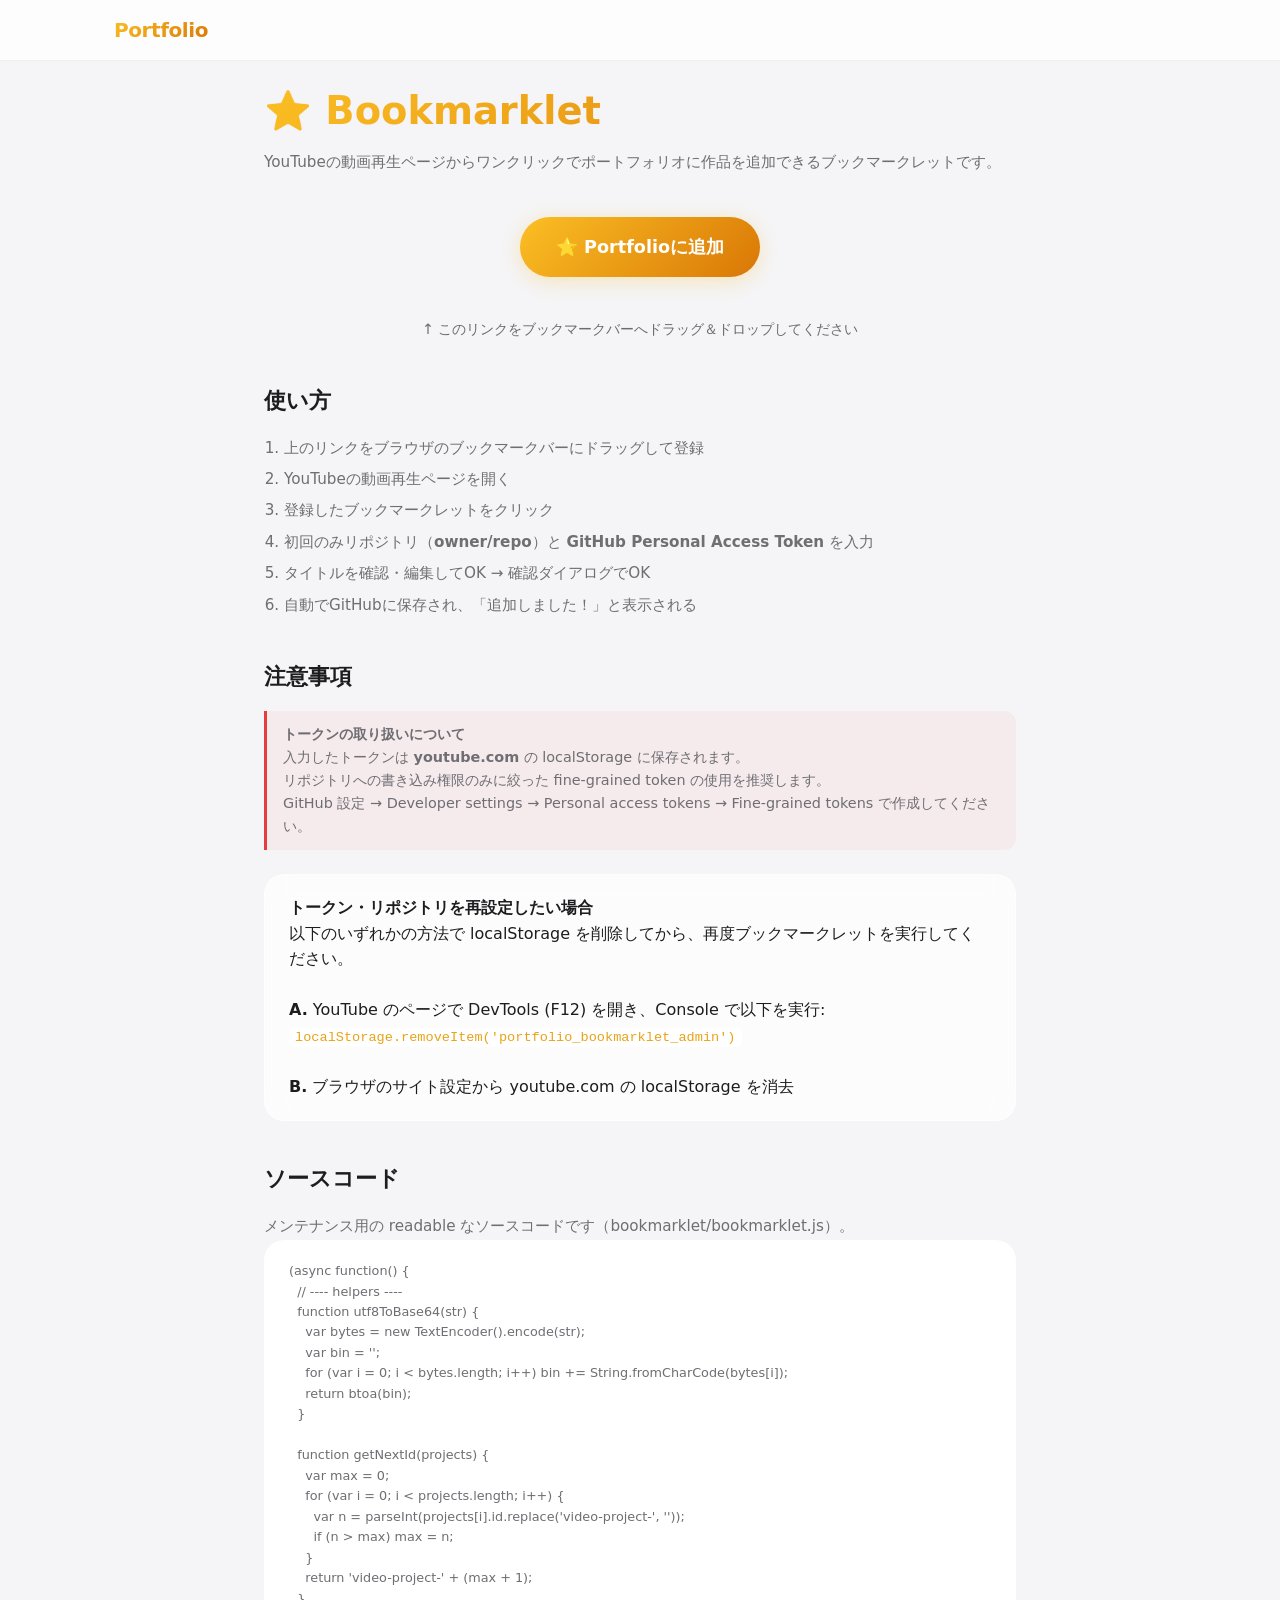
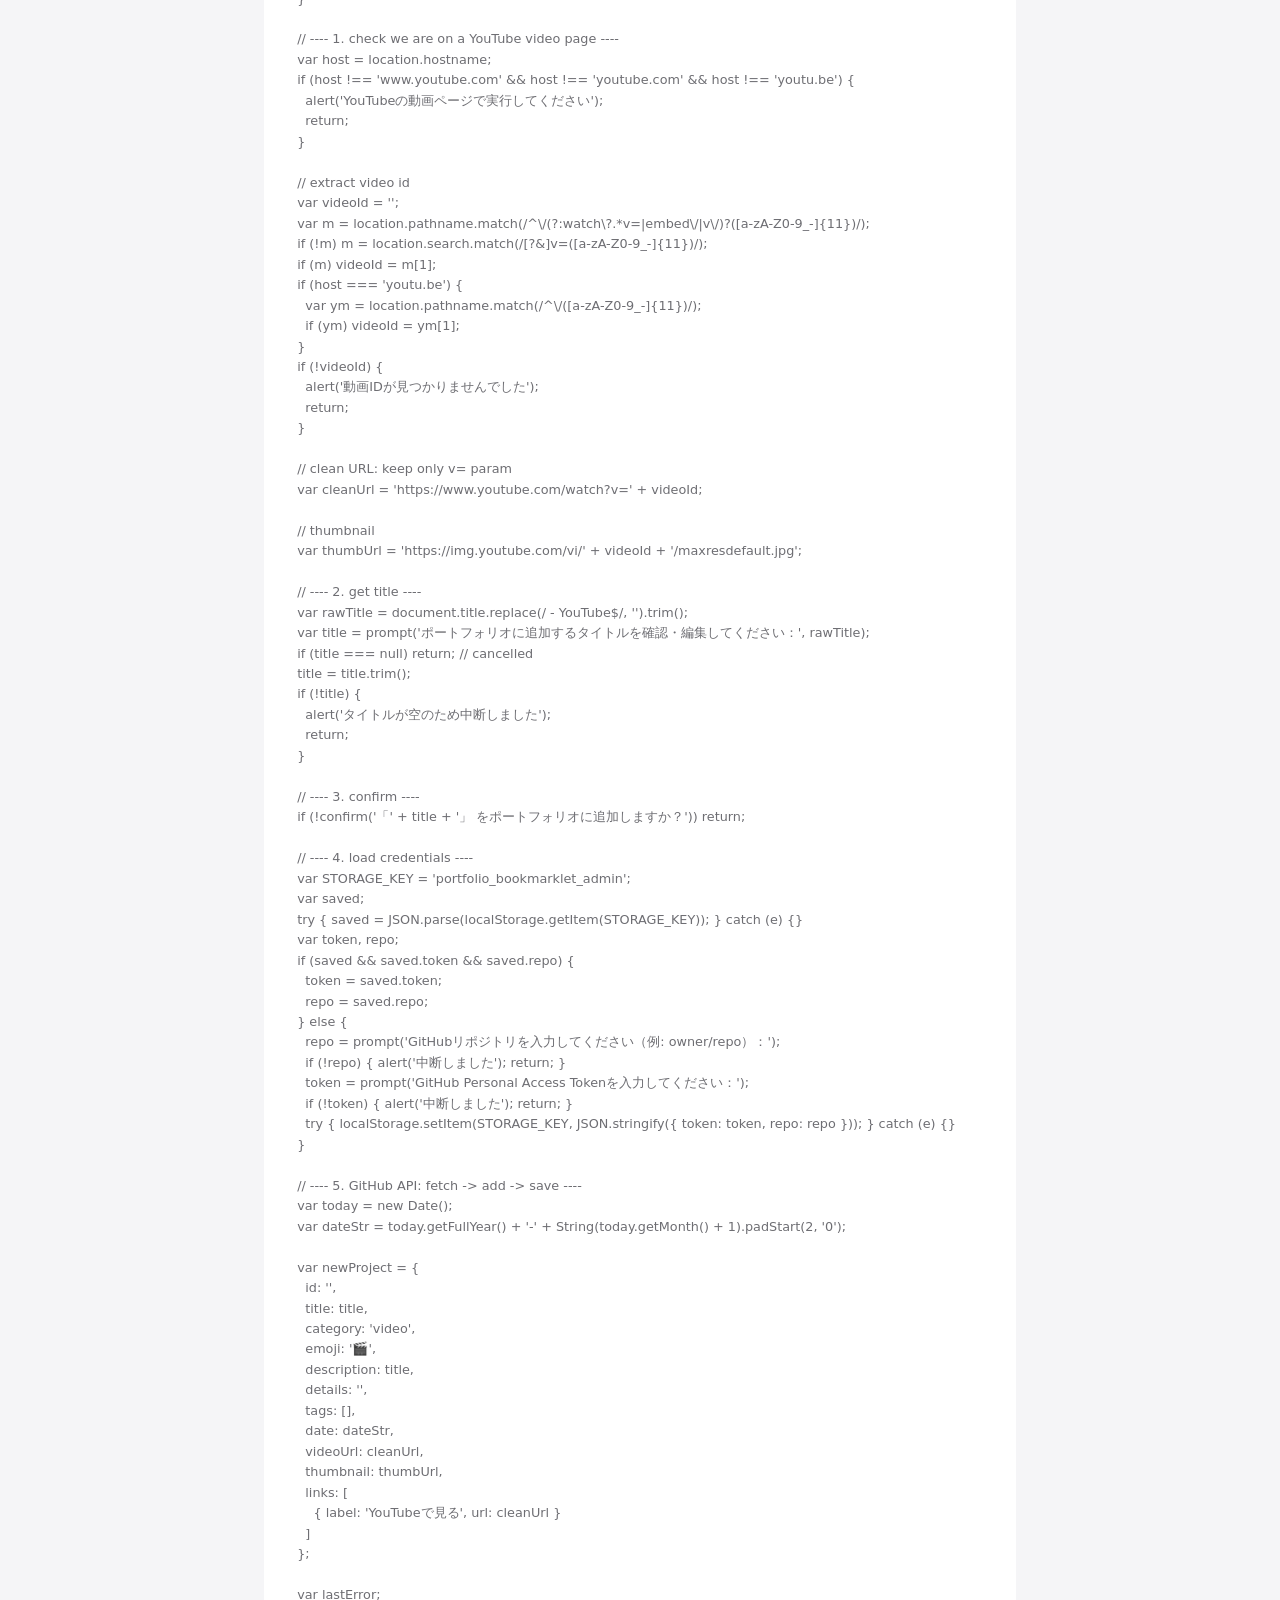
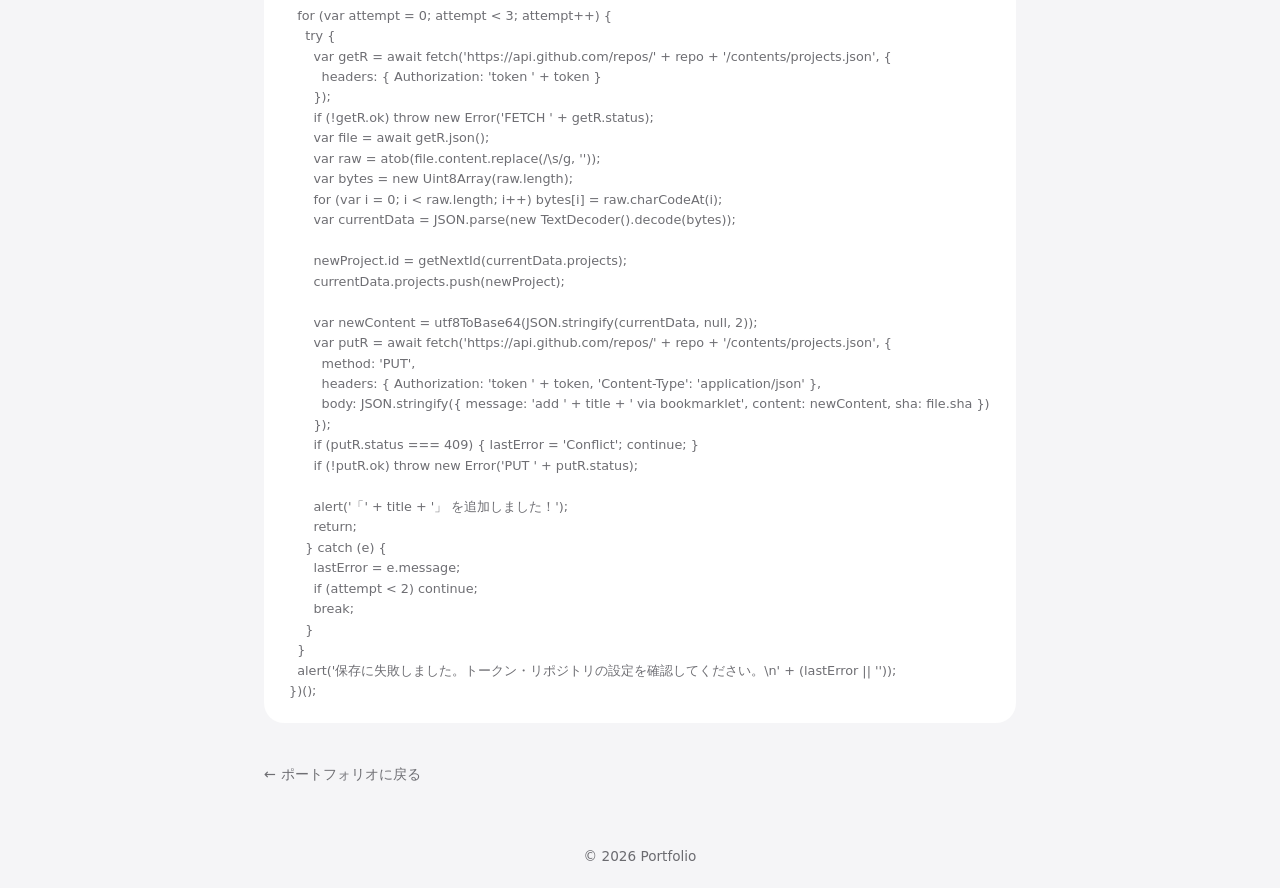
<file: bookmarklet.html>
<!DOCTYPE html>
<html lang="ja">
<head>
  <meta charset="UTF-8">
  <meta name="viewport" content="width=device-width, initial-scale=1.0">
  <title>Bookmarklet - Portfolio</title>
  <link rel="icon" type="image/svg+xml" href="favicon.svg">
  <link rel="stylesheet" href="css/style.css">
  <style>
    .bookmarklet-page { padding: 80px 24px 40px; max-width: 800px; margin: 0 auto; }
    .bookmarklet-page h1 { font-size: 2.4rem; font-weight: 700; margin-bottom: 8px; background: var(--accent-gradient); -webkit-background-clip: text; -webkit-text-fill-color: transparent; background-clip: text; }
    .bookmarklet-page h2 { font-size: 1.4rem; font-weight: 600; margin: 40px 0 16px; color: var(--text); }
    .bookmarklet-page p, .bookmarklet-page li { color: var(--text-secondary); line-height: 1.8; font-size: 0.95rem; }
    .bookmarklet-page ol, .bookmarklet-page ul { padding-left: 20px; }
    .bookmarklet-page li { margin-bottom: 4px; }
    .bookmarklet-link-wrap {
      display: flex; justify-content: center; margin: 40px 0;
    }
    .bookmarklet-link {
      display: inline-flex; align-items: center; gap: 8px;
      padding: 16px 36px; border-radius: var(--radius-full);
      font-size: 1.1rem; font-weight: 700;
      background: var(--accent-gradient); color: #fff;
      box-shadow: 0 4px 20px rgba(248,186,42,0.3);
      cursor: grab; text-decoration: none;
      transition: transform 0.3s var(--ease-spring), box-shadow 0.3s;
      user-select: none;
    }
    .bookmarklet-link:hover {
      transform: translateY(-3px) scale(1.02);
      box-shadow: 0 8px 32px rgba(248,186,42,0.4);
    }
    .bookmarklet-link:active { cursor: grabbing; }
    .bookmarklet-note {
      background: var(--glass); border: 1px solid var(--glass-border);
      border-radius: var(--radius-md); padding: 20px 24px;
      margin: 24px 0; backdrop-filter: blur(12px);
    }
    .bookmarklet-note strong { color: var(--text); }
    .bookmarklet-note code {
      background: var(--input-bg); padding: 2px 6px; border-radius: 6px;
      font-size: 0.85rem; color: var(--accent); word-break: break-all;
    }
    .bookmarklet-source {
      background: var(--bg-elevated); border: 1px solid var(--glass-border);
      border-radius: var(--radius-md); padding: 20px 24px;
      font-size: 0.8rem; line-height: 1.6; overflow-x: auto;
      white-space: pre-wrap; word-break: break-all;
      color: var(--text-secondary);
    }
    .bookmarklet-warn {
      border-left: 3px solid #e53e3e; padding: 12px 16px;
      background: rgba(229,62,62,0.06); border-radius: 0 var(--radius-sm) var(--radius-sm) 0;
      margin: 16px 0; font-size: 0.9rem; color: var(--text-secondary);
    }
    .back-link { display: inline-block; margin-top: 40px; color: var(--text-secondary); font-size: 0.9rem; }
    .back-link:hover { color: var(--accent); }
  </style>
</head>
<body>
  <header class="header">
    <div class="header-inner">
      <a href="/" class="logo">Portfolio</a>
    </div>
  </header>

  <main class="bookmarklet-page">
    <h1>⭐ Bookmarklet</h1>
    <p>YouTubeの動画再生ページからワンクリックでポートフォリオに作品を追加できるブックマークレットです。</p>

    <div class="bookmarklet-link-wrap">
      <a href="javascript:(async%20function()%20%7Bfunction%20utf8ToBase64(str)%20%7Bvar%20bytes%20=%20new%20TextEncoder().encode(str);var%20bin%20=%20'';for%20(var%20i%20=%200;%20i%20%3C%20bytes.length;%20i++)%20bin%20+=%20String.fromCharCode(bytes%5Bi%5D);return%20btoa(bin);%7Dfunction%20getNextId(projects)%20%7Bvar%20max%20=%200;for%20(var%20i%20=%200;%20i%20%3C%20projects.length;%20i++)%20%7Bvar%20n%20=%20parseInt(projects%5Bi%5D.id.replace('video-project-',%20''));if%20(n%20%3E%20max)%20max%20=%20n;%7Dreturn%20'video-project-'%20+%20(max%20+%201);%7Dvar%20host%20=%20location.hostname;if%20(host%20!==%20'www.youtube.com'%20&&%20host%20!==%20'youtube.com'%20&&%20host%20!==%20'youtu.be')%20%7Balert('YouTube%E3%81%AE%E5%8B%95%E7%94%BB%E3%83%9A%E3%83%BC%E3%82%B8%E3%81%A7%E5%AE%9F%E8%A1%8C%E3%81%97%E3%81%A6%E3%81%8F%E3%81%A0%E3%81%95%E3%81%84');return;%7Dvar%20videoId%20=%20'';var%20m%20=%20location.pathname.match(/%5E%5C/(?:watch%5C?.*v=%7Cembed%5C/%7Cv%5C/)?(%5Ba-zA-Z0-9_-%5D%7B11%7D)/);if%20(!m)%20m%20=%20location.search.match(/%5B?&%5Dv=(%5Ba-zA-Z0-9_-%5D%7B11%7D)/);if%20(m)%20videoId%20=%20m%5B1%5D;if%20(host%20===%20'youtu.be')%20%7Bvar%20ym%20=%20location.pathname.match(/%5E%5C/(%5Ba-zA-Z0-9_-%5D%7B11%7D)/);if%20(ym)%20videoId%20=%20ym%5B1%5D;%7Dif%20(!videoId)%20%7Balert('%E5%8B%95%E7%94%BBID%E3%81%8C%E8%A6%8B%E3%81%A4%E3%81%8B%E3%82%8A%E3%81%BE%E3%81%9B%E3%82%93%E3%81%A7%E3%81%97%E3%81%9F');return;%7Dvar%20cleanUrl%20=%20'https://www.youtube.com/watch?v='%20+%20videoId;var%20thumbUrl%20=%20'https://img.youtube.com/vi/'%20+%20videoId%20+%20'/maxresdefault.jpg';var%20rawTitle%20=%20document.title.replace(/%20-%20YouTube$/,%20'').trim();var%20title%20=%20prompt('%E3%83%9D%E3%83%BC%E3%83%88%E3%83%95%E3%82%A9%E3%83%AA%E3%82%AA%E3%81%AB%E8%BF%BD%E5%8A%A0%E3%81%99%E3%82%8B%E3%82%BF%E3%82%A4%E3%83%88%E3%83%AB%E3%82%92%E7%A2%BA%E8%AA%8D%E3%83%BB%E7%B7%A8%E9%9B%86%E3%81%97%E3%81%A6%E3%81%8F%E3%81%A0%E3%81%95%E3%81%84%EF%BC%9A',%20rawTitle);if%20(title%20===%20null)%20return;title%20=%20title.trim();if%20(!title)%20%7Balert('%E3%82%BF%E3%82%A4%E3%83%88%E3%83%AB%E3%81%8C%E7%A9%BA%E3%81%AE%E3%81%9F%E3%82%81%E4%B8%AD%E6%96%AD%E3%81%97%E3%81%BE%E3%81%97%E3%81%9F');return;%7Dif%20(!confirm('%E3%80%8C'%20+%20title%20+%20'%E3%80%8D%20%E3%82%92%E3%83%9D%E3%83%BC%E3%83%88%E3%83%95%E3%82%A9%E3%83%AA%E3%82%AA%E3%81%AB%E8%BF%BD%E5%8A%A0%E3%81%97%E3%81%BE%E3%81%99%E3%81%8B%EF%BC%9F'))%20return;var%20STORAGE_KEY%20=%20'portfolio_bookmarklet_admin';var%20saved;try%20%7B%20saved%20=%20JSON.parse(localStorage.getItem(STORAGE_KEY));%20%7D%20catch%20(e)%20%7B%7Dvar%20token,%20repo;if%20(saved%20&&%20saved.token%20&&%20saved.repo)%20%7Btoken%20=%20saved.token;repo%20=%20saved.repo;%7D%20else%20%7Brepo%20=%20prompt('GitHub%E3%83%AA%E3%83%9D%E3%82%B8%E3%83%88%E3%83%AA%E3%82%92%E5%85%A5%E5%8A%9B%E3%81%97%E3%81%A6%E3%81%8F%E3%81%A0%E3%81%95%E3%81%84%EF%BC%88%E4%BE%8B:%20owner/repo%EF%BC%89%EF%BC%9A');if%20(!repo)%20%7B%20alert('%E4%B8%AD%E6%96%AD%E3%81%97%E3%81%BE%E3%81%97%E3%81%9F');%20return;%20%7Dtoken%20=%20prompt('GitHub%20Personal%20Access%20Token%E3%82%92%E5%85%A5%E5%8A%9B%E3%81%97%E3%81%A6%E3%81%8F%E3%81%A0%E3%81%95%E3%81%84%EF%BC%9A');if%20(!token)%20%7B%20alert('%E4%B8%AD%E6%96%AD%E3%81%97%E3%81%BE%E3%81%97%E3%81%9F');%20return;%20%7Dtry%20%7B%20localStorage.setItem(STORAGE_KEY,%20JSON.stringify(%7B%20token:%20token,%20repo:%20repo%20%7D));%20%7D%20catch%20(e)%20%7B%7D%7Dvar%20today%20=%20new%20Date();var%20dateStr%20=%20today.getFullYear()%20+%20'-'%20+%20String(today.getMonth()%20+%201).padStart(2,%20'0');var%20newProject%20=%20%7Bid:%20'',title:%20title,category:%20'video',emoji:%20'%F0%9F%8E%AC',description:%20title,details:%20'',tags:%20%5B%5D,date:%20dateStr,videoUrl:%20cleanUrl,thumbnail:%20thumbUrl,links:%20%5B%7B%20label:%20'YouTube%E3%81%A7%E8%A6%8B%E3%82%8B',%20url:%20cleanUrl%20%7D%5D%7D;var%20lastError;for%20(var%20attempt%20=%200;%20attempt%20%3C%203;%20attempt++)%20%7Btry%20%7Bvar%20getR%20=%20await%20fetch('https://api.github.com/repos/'%20+%20repo%20+%20'/contents/projects.json',%20%7Bheaders:%20%7B%20Authorization:%20'token%20'%20+%20token%20%7D%7D);if%20(!getR.ok)%20throw%20new%20Error('FETCH%20'%20+%20getR.status);var%20file%20=%20await%20getR.json();var%20raw%20=%20atob(file.content.replace(/%5Cs/g,%20''));var%20bytes%20=%20new%20Uint8Array(raw.length);for%20(var%20i%20=%200;%20i%20%3C%20raw.length;%20i++)%20bytes%5Bi%5D%20=%20raw.charCodeAt(i);var%20currentData%20=%20JSON.parse(new%20TextDecoder().decode(bytes));newProject.id%20=%20getNextId(currentData.projects);currentData.projects.push(newProject);var%20newContent%20=%20utf8ToBase64(JSON.stringify(currentData,%20null,%202));var%20putR%20=%20await%20fetch('https://api.github.com/repos/'%20+%20repo%20+%20'/contents/projects.json',%20%7Bmethod:%20'PUT',headers:%20%7B%20Authorization:%20'token%20'%20+%20token,%20'Content-Type':%20'application/json'%20%7D,body:%20JSON.stringify(%7B%20message:%20'add%20'%20+%20title%20+%20'%20via%20bookmarklet',%20content:%20newContent,%20sha:%20file.sha%20%7D)%7D);if%20(putR.status%20===%20409)%20%7B%20lastError%20=%20'Conflict';%20continue;%20%7Dif%20(!putR.ok)%20throw%20new%20Error('PUT%20'%20+%20putR.status);alert('%E3%80%8C'%20+%20title%20+%20'%E3%80%8D%20%E3%82%92%E8%BF%BD%E5%8A%A0%E3%81%97%E3%81%BE%E3%81%97%E3%81%9F%EF%BC%81');return;%7D%20catch%20(e)%20%7BlastError%20=%20e.message;if%20(attempt%20%3C%202)%20continue;break;%7D%7Dalert('%E4%BF%9D%E5%AD%98%E3%81%AB%E5%A4%B1%E6%95%97%E3%81%97%E3%81%BE%E3%81%97%E3%81%9F%E3%80%82%E3%83%88%E3%83%BC%E3%82%AF%E3%83%B3%E3%83%BB%E3%83%AA%E3%83%9D%E3%82%B8%E3%83%88%E3%83%AA%E3%81%AE%E8%A8%AD%E5%AE%9A%E3%82%92%E7%A2%BA%E8%AA%8D%E3%81%97%E3%81%A6%E3%81%8F%E3%81%A0%E3%81%95%E3%81%84%E3%80%82%5Cn'%20+%20(lastError%20%7C%7C%20''));%7D)();" class="bookmarklet-link">⭐ Portfolioに追加</a>
    </div>
    <p style="text-align:center;color:var(--text-tertiary);font-size:0.9rem">↑ このリンクをブックマークバーへドラッグ＆ドロップしてください</p>

    <h2>使い方</h2>
    <ol>
      <li>上のリンクをブラウザのブックマークバーにドラッグして登録</li>
      <li>YouTubeの動画再生ページを開く</li>
      <li>登録したブックマークレットをクリック</li>
      <li>初回のみリポジトリ（<strong>owner/repo</strong>）と <strong>GitHub Personal Access Token</strong> を入力</li>
      <li>タイトルを確認・編集してOK → 確認ダイアログでOK</li>
      <li>自動でGitHubに保存され、「追加しました！」と表示される</li>
    </ol>

    <h2>注意事項</h2>
    <div class="bookmarklet-warn">
      <strong>トークンの取り扱いについて</strong><br>
      入力したトークンは <strong>youtube.com</strong> の localStorage に保存されます。<br>
      リポジトリへの書き込み権限のみに絞った fine-grained token の使用を推奨します。<br>
      GitHub 設定 → Developer settings → Personal access tokens → Fine-grained tokens で作成してください。
    </div>

    <div class="bookmarklet-note">
      <strong>トークン・リポジトリを再設定したい場合</strong><br>
      以下のいずれかの方法で localStorage を削除してから、再度ブックマークレットを実行してください。<br><br>
      <strong>A.</strong> YouTube のページで DevTools (F12) を開き、Console で以下を実行:<br>
      <code>localStorage.removeItem('portfolio_bookmarklet_admin')</code><br><br>
      <strong>B.</strong> ブラウザのサイト設定から youtube.com の localStorage を消去
    </div>

    <h2>ソースコード</h2>
    <p>メンテナンス用の readable なソースコードです（<a href="bookmarklet/bookmarklet.js" target="_blank">bookmarklet/bookmarklet.js</a>）。</p>
    <div class="bookmarklet-source">(async function() {
  // ---- helpers ----
  function utf8ToBase64(str) {
    var bytes = new TextEncoder().encode(str);
    var bin = '';
    for (var i = 0; i &lt; bytes.length; i++) bin += String.fromCharCode(bytes[i]);
    return btoa(bin);
  }

  function getNextId(projects) {
    var max = 0;
    for (var i = 0; i &lt; projects.length; i++) {
      var n = parseInt(projects[i].id.replace('video-project-', ''));
      if (n &gt; max) max = n;
    }
    return 'video-project-' + (max + 1);
  }

  // ---- 1. check we are on a YouTube video page ----
  var host = location.hostname;
  if (host !== 'www.youtube.com' && host !== 'youtube.com' && host !== 'youtu.be') {
    alert('YouTubeの動画ページで実行してください');
    return;
  }

  // extract video id
  var videoId = '';
  var m = location.pathname.match(/^\/(?:watch\?.*v=|embed\/|v\/)?([a-zA-Z0-9_-]{11})/);
  if (!m) m = location.search.match(/[?&]v=([a-zA-Z0-9_-]{11})/);
  if (m) videoId = m[1];
  if (host === 'youtu.be') {
    var ym = location.pathname.match(/^\/([a-zA-Z0-9_-]{11})/);
    if (ym) videoId = ym[1];
  }
  if (!videoId) {
    alert('動画IDが見つかりませんでした');
    return;
  }

  // clean URL: keep only v= param
  var cleanUrl = 'https://www.youtube.com/watch?v=' + videoId;

  // thumbnail
  var thumbUrl = 'https://img.youtube.com/vi/' + videoId + '/maxresdefault.jpg';

  // ---- 2. get title ----
  var rawTitle = document.title.replace(/ - YouTube$/, '').trim();
  var title = prompt('ポートフォリオに追加するタイトルを確認・編集してください：', rawTitle);
  if (title === null) return; // cancelled
  title = title.trim();
  if (!title) {
    alert('タイトルが空のため中断しました');
    return;
  }

  // ---- 3. confirm ----
  if (!confirm('「' + title + '」 をポートフォリオに追加しますか？')) return;

  // ---- 4. load credentials ----
  var STORAGE_KEY = 'portfolio_bookmarklet_admin';
  var saved;
  try { saved = JSON.parse(localStorage.getItem(STORAGE_KEY)); } catch (e) {}
  var token, repo;
  if (saved && saved.token && saved.repo) {
    token = saved.token;
    repo = saved.repo;
  } else {
    repo = prompt('GitHubリポジトリを入力してください（例: owner/repo）：');
    if (!repo) { alert('中断しました'); return; }
    token = prompt('GitHub Personal Access Tokenを入力してください：');
    if (!token) { alert('中断しました'); return; }
    try { localStorage.setItem(STORAGE_KEY, JSON.stringify({ token: token, repo: repo })); } catch (e) {}
  }

  // ---- 5. GitHub API: fetch -> add -> save ----
  var today = new Date();
  var dateStr = today.getFullYear() + '-' + String(today.getMonth() + 1).padStart(2, '0');

  var newProject = {
    id: '',
    title: title,
    category: 'video',
    emoji: '🎬',
    description: title,
    details: '',
    tags: [],
    date: dateStr,
    videoUrl: cleanUrl,
    thumbnail: thumbUrl,
    links: [
      { label: 'YouTubeで見る', url: cleanUrl }
    ]
  };

  var lastError;
  for (var attempt = 0; attempt &lt; 3; attempt++) {
    try {
      var getR = await fetch('https://api.github.com/repos/' + repo + '/contents/projects.json', {
        headers: { Authorization: 'token ' + token }
      });
      if (!getR.ok) throw new Error('FETCH ' + getR.status);
      var file = await getR.json();
      var raw = atob(file.content.replace(/\s/g, ''));
      var bytes = new Uint8Array(raw.length);
      for (var i = 0; i &lt; raw.length; i++) bytes[i] = raw.charCodeAt(i);
      var currentData = JSON.parse(new TextDecoder().decode(bytes));

      newProject.id = getNextId(currentData.projects);
      currentData.projects.push(newProject);

      var newContent = utf8ToBase64(JSON.stringify(currentData, null, 2));
      var putR = await fetch('https://api.github.com/repos/' + repo + '/contents/projects.json', {
        method: 'PUT',
        headers: { Authorization: 'token ' + token, 'Content-Type': 'application/json' },
        body: JSON.stringify({ message: 'add ' + title + ' via bookmarklet', content: newContent, sha: file.sha })
      });
      if (putR.status === 409) { lastError = 'Conflict'; continue; }
      if (!putR.ok) throw new Error('PUT ' + putR.status);

      alert('「' + title + '」 を追加しました！');
      return;
    } catch (e) {
      lastError = e.message;
      if (attempt &lt; 2) continue;
      break;
    }
  }
  alert('保存に失敗しました。トークン・リポジトリの設定を確認してください。\n' + (lastError || ''));
})();</div>

    <a href="/" class="back-link">← ポートフォリオに戻る</a>
  </main>

  <footer class="footer">
    <p>&copy; 2026 Portfolio</p>
  </footer>
</body>
</html>
</file>
<file: css/style.css>
:root {
  --accent: #e8a317;
  --accent-gradient: linear-gradient(135deg, #fbbf24, #d97706);
  --bg: #f5f5f7;
  --bg-elevated: #ffffff;
  --glass: rgba(255, 255, 255, 0.72);
  --glass-border: rgba(255, 255, 255, 0.5);
  --text: #1d1d1f;
  --text-secondary: #6e6e73;
  --text-tertiary: #6b6b70;
  --radius-sm: 12px;
  --radius-md: 20px;
  --radius-lg: 28px;
  --radius-full: 9999px;
  --shadow-sm: 0 2px 8px rgba(0,0,0,0.20);
  --shadow-md: 0 4px 20px rgba(0,0,0,0.30);
  --shadow-lg: 0 8px 40px rgba(0,0,0,0.40);
  --ease-spring: cubic-bezier(0.34, 1.56, 0.64, 1);
  --ease-smooth: cubic-bezier(0.25, 0.1, 0.25, 1);
  --header-bg: rgba(255,255,255,0.8);
  --header-border: rgba(0,0,0,0.06);
  --card-bg: #ffffff;
  --card-shadow: 0 2px 12px rgba(0,0,0,0.04);
  --modal-overlay: rgba(0,0,0,0.3);
  --input-bg: #ffffff;
  --nav-hover: rgba(0,0,0,0.04);
  --thumb-bg: linear-gradient(135deg, #e8e8ed, #f5f5f7);
  --accent-text: #8B6914;
}

[data-theme="dark"] {
  --bg: #1c1c1e;
  --bg-elevated: #2c2c2e;
  --glass: rgba(44, 44, 46, 0.82);
  --glass-border: rgba(255,255,255,0.08);
  --text: #f5f5f7;
  --text-secondary: #aeaeb2;
  --text-tertiary: #a0a0a5;
  --shadow-sm: 0 1px 3px rgba(0,0,0,0.2);
  --shadow-md: 0 4px 20px rgba(0,0,0,0.3);
  --shadow-lg: 0 8px 40px rgba(0,0,0,0.4);
  --header-bg: rgba(28,28,30,0.82);
  --header-border: rgba(255,255,255,0.06);
  --card-bg: #2c2c2e;
  --card-shadow: 0 2px 12px rgba(0,0,0,0.15);
  --modal-overlay: rgba(0,0,0,0.6);
  --input-bg: #3a3a3c;
  --nav-hover: rgba(255,255,255,0.08);
  --thumb-bg: linear-gradient(135deg, #2c2c2e, #3a3a3c);
  --accent-text: #f0c040;
  color-scheme: dark;
}

* { margin: 0; padding: 0; box-sizing: border-box; }

body {
  font-family: -apple-system, BlinkMacSystemFont, 'SF Pro Display', 'Helvetica Neue', system-ui, sans-serif;
  background: var(--bg);
  color: var(--text);
  line-height: 1.6;
  -webkit-font-smoothing: antialiased;
  -moz-osx-font-smoothing: grayscale;
  min-height: 100vh;
}

a { color: inherit; text-decoration: none; }

::selection { background: rgba(232,163,23,0.15); }

/* Header */
.header {
  position: fixed; top: 0; left: 0; right: 0;
  z-index: 100;
  background: var(--header-bg);
  backdrop-filter: blur(24px) saturate(180%);
  -webkit-backdrop-filter: blur(24px) saturate(180%);
  border-bottom: 1px solid var(--header-border);
}

.header-inner {
  max-width: 1100px; margin: 0 auto;
  display: flex; align-items: center; justify-content: space-between;
  padding: 0 24px; height: 60px;
}

.logo {
  font-size: 1.25rem; font-weight: 700;
  letter-spacing: -0.02em;
  background: var(--accent-gradient);
  -webkit-background-clip: text; -webkit-text-fill-color: transparent;
  background-clip: text;
  transition: opacity .2s;
}
.logo:hover { opacity: 0.7; }

.nav { display: flex; gap: 4px; }
.nav-link {
  padding: 8px 16px; border-radius: var(--radius-full);
  font-weight: 500; font-size: 0.875rem;
  transition: all .2s var(--ease-smooth);
  color: var(--text-secondary);
}
.nav-link:hover { color: var(--text); background: var(--nav-hover); }
.nav-link.active {
  color: #fff;
  background: var(--accent-gradient);
}
.theme-toggle {
  background: none; border: none; cursor: pointer;
  font-size: 1.1rem; padding: 4px 8px; border-radius: var(--radius-full);
  line-height: 1; transition: background 0.2s;
}
.theme-toggle:hover { background: var(--nav-hover); }
.color-edit-btn {
  background: none; border: none; cursor: pointer;
  font-size: 1.1rem; padding: 4px 8px; border-radius: var(--radius-full);
  line-height: 1; transition: background 0.2s;
  position: relative;
}
.color-edit-btn:hover { background: var(--nav-hover); }
.color-edit-btn::after {
  content: ''; position: absolute; bottom: 2px; left: 50%; transform: translateX(-50%);
  width: 4px; height: 4px; border-radius: 50%; background: var(--accent);
}

.menu-btn { display: none; flex-direction: column; gap: 5px; background: none; border: none; cursor: pointer; padding: 4px; }
.menu-btn span { display: block; width: 22px; height: 2px; background: var(--text); border-radius: 2px; transition: all .3s var(--ease-smooth); }

/* Main */
#app { padding-top: 60px; min-height: calc(100vh - 100px); }

.container { max-width: 1100px; margin: 0 auto; padding: 60px 24px; }

/* Fade-in animation */
.fade-in {
  opacity: 0; transform: translateY(20px);
  transition: opacity 0.8s var(--ease-smooth), transform 0.8s var(--ease-smooth);
}
.fade-in.visible { opacity: 1; transform: translateY(0); }

/* Page Header */
.page-header { text-align: center; margin-bottom: 56px; }
.page-header h1 {
  font-size: 2.8rem; font-weight: 700;
  letter-spacing: -0.03em;
  background: var(--accent-gradient);
  -webkit-background-clip: text; -webkit-text-fill-color: transparent;
  background-clip: text;
  margin-bottom: 8px;
}
.page-header p { color: var(--text-secondary); font-size: 1.05rem; }

/* Buttons */
.btn {
  display: inline-flex; align-items: center; gap: 8px;
  padding: 12px 28px; border-radius: var(--radius-full);
  font-weight: 600; font-size: 0.9rem;
  border: none; cursor: pointer;
  transition: all .3s var(--ease-spring);
  position: relative; overflow: hidden;
}
.btn:active { transform: scale(0.96); }

.btn-primary {
  background: var(--accent-gradient);
  color: #fff;
  box-shadow: 0 4px 16px rgba(248,186,42,0.25);
}
.btn-primary:hover {
  transform: translateY(-2px);
  box-shadow: 0 8px 28px rgba(248,186,42,0.3);
}

.btn-outline {
  background: var(--glass);
  color: var(--text);
  border: 1px solid rgba(0,0,0,0.08);
  backdrop-filter: blur(12px);
}
.btn-outline:hover {
  background: var(--nav-hover);
  border-color: var(--glass-border);
  transform: translateY(-2px);
}

/* Hero Section */
.hero {
  min-height: calc(100vh - 60px);
  display: flex; align-items: center; justify-content: center;
  text-align: center; padding: 60px 24px;
  position: relative; overflow: hidden;
}

.hero-glow {
  position: absolute;
  width: 500px; height: 500px;
  border-radius: 50%;
  filter: blur(80px);
  opacity: 0.15;
  pointer-events: none;
}
.hero-glow-1 {
  background: #fbbf24;
  top: -200px; right: -100px;
  animation: heroGlow1 10s ease-in-out infinite;
}
.hero-glow-2 {
  background: #d97706;
  bottom: -200px; left: -100px;
  animation: heroGlow2 12s ease-in-out infinite;
}
@keyframes heroGlow1 {
  0%, 100% { transform: translate(0,0) scale(1); }
  50% { transform: translate(40px,-30px) scale(1.05); }
}
@keyframes heroGlow2 {
  0%, 100% { transform: translate(0,0) scale(1); }
  50% { transform: translate(-30px,40px) scale(1.08); }
}

.hero-content { position: relative; z-index: 1; max-width: 680px; }
.hero-badge {
  display: inline-block;
  padding: 6px 16px;
  border-radius: var(--radius-full);
  font-size: 0.8rem; font-weight: 500;
  background: var(--glass);
  backdrop-filter: blur(12px);
  border: 1px solid rgba(0,0,0,0.06);
  color: var(--text-secondary);
  margin-bottom: 20px;
}

.hero-name {
  font-size: 3.5rem; font-weight: 800;
  letter-spacing: -0.04em;
  line-height: 1.1;
  margin-bottom: 16px;
}
.hero-name .gradient {
  background: var(--accent-gradient);
  -webkit-background-clip: text; -webkit-text-fill-color: transparent;
  background-clip: text;
}

.hero-sub {
  font-size: 1.15rem;
  color: var(--text-secondary);
  margin-bottom: 6px;
  font-weight: 400;
}
.hero-desc {
  color: var(--text-tertiary);
  margin-bottom: 32px;
  max-width: 480px;
  margin-left: auto;
  margin-right: auto;
  line-height: 1.7;
  font-size: 0.95rem;
}
.hero-btns { display: flex; gap: 12px; justify-content: center; flex-wrap: wrap; }

/* Search Bar */
.search-bar-wrap {
  display: flex; align-items: center; gap: 8px;
  margin-bottom: 24px; position: relative;
}
.search-bar {
  flex: 1; padding: 10px 16px; border: 1px solid var(--glass-border);
  border-radius: var(--radius-full); background: var(--glass);
  backdrop-filter: blur(12px); font-size: 0.95rem; outline: none;
  transition: border-color 0.2s, box-shadow 0.2s;
}
.search-bar:focus { border-color: var(--accent); box-shadow: 0 0 0 3px rgba(212,175,55,0.15); }
.search-clear {
  position: absolute; right: 12px; background: none; border: none;
  cursor: pointer; font-size: 1rem; color: var(--text-tertiary);
  padding: 4px 8px; border-radius: 50%; line-height: 1; display: none;
}
.search-clear:hover { color: var(--text); background: var(--nav-hover); }
.search-none {
  text-align: center; padding: 60px 24px; color: var(--text-secondary);
  font-size: 0.95rem; display: none;
}

/* Works Grid */
.works-grid {
  display: grid;
  grid-template-columns: repeat(auto-fill, minmax(320px, 1fr));
  gap: 20px;
  position: relative;
  user-select: none; -webkit-user-select: none;
}

.work-card {
  border-radius: var(--radius-md);
  overflow: hidden;
  cursor: pointer;
  position: relative;
  background: var(--glass);
  backdrop-filter: blur(20px) saturate(180%);
  -webkit-backdrop-filter: blur(20px) saturate(180%);
  border: 1px solid var(--glass-border);
  box-shadow: var(--shadow-sm);
  transition: all .4s var(--ease-spring);
}
.work-card:hover {
  transform: translateY(-6px) scale(1.01);
  box-shadow: var(--shadow-lg);
  border-color: var(--glass-border);
}
html[data-theme="dark"] .work-card {
  border: none;
  background: #2c2c2e;
  backdrop-filter: none;
  -webkit-backdrop-filter: none;
  box-shadow: 0 2px 12px rgba(0,0,0,0.25), 0 6px 28px rgba(0,0,0,0.15);
}
html[data-theme="dark"] .work-card:hover {
  border: none;
  background: #2c2c2e;
  box-shadow: 0 4px 20px rgba(0,0,0,0.35), 0 10px 40px rgba(0,0,0,0.2);
}
html[data-theme="dark"] .work-card-thumb::after {
  content: none;
}
html[data-theme="dark"] .work-card-thumb {
  background: #2c2c2e;
}
html[data-theme="dark"] .work-card.selected {
  background: rgba(44,44,46,0.92);
}
.work-card.selected { outline: 3px solid var(--accent); outline-offset: -3px; background: rgba(212,175,55,0.08); }
.sel-rect { position: fixed; z-index: 10; background: rgba(212,175,55,0.15); border: 1px solid var(--accent); pointer-events: none; }

.work-card-thumb {
  aspect-ratio: 16/9;
  background: var(--thumb-bg);
  display: flex; align-items: center; justify-content: center;
  font-size: 2.5rem; position: relative; overflow: hidden;
}
.work-card-thumb .emoji { position: relative; z-index: 1; }
.work-card-thumb img { width: 100%; height: 100%; object-fit: cover; position: absolute; inset: 0; transition: transform .6s var(--ease-smooth); }
.work-card:hover .work-card-thumb img { transform: scale(1.08); }

.work-card-thumb::after {
  content: ''; position: absolute; inset: 0;
  background: linear-gradient(to bottom, transparent 50%, rgba(0,0,0,0.02));
  pointer-events: none;
}
.drag-handle {
  position: absolute; top: 8px; left: 8px; z-index: 2;
  width: 32px; height: 32px; display: flex; align-items: center; justify-content: center;
  cursor: grab; font-size: 1.1rem; color: #fff;
  background: rgba(0,0,0,0.35); border-radius: 50%;
  user-select: none; -webkit-user-select: none;
}
.drag-handle:active { cursor: grabbing; }
.work-card.dragging { opacity: 0.4; pointer-events: none; }
.work-card.drag-over { outline: 3px dashed var(--accent); outline-offset: -3px; }
#dragLoading {
  position: fixed; bottom: 24px; left: 50%; transform: translateX(-50%);
  z-index: 300; background: var(--bg-elevated); color: var(--text);
  padding: 10px 24px; border-radius: var(--radius-full);
  box-shadow: 0 4px 16px rgba(0,0,0,0.2); font-size: 0.9rem;
}
.card-del-btn {
  position: absolute; top: 8px; right: 8px; z-index: 2;
  background: rgba(220,50,50,0.9); border: none; border-radius: 50%;
  width: 32px; height: 32px; display: flex; align-items: center; justify-content: center;
  cursor: pointer; font-size: 0.9rem;
}
.card-del-btn:hover { background: rgb(200,30,30); }

.work-card-body { padding: 20px; }
.featured-badge {
  display: inline-block; font-size: 0.7rem; font-weight: 700;
  color: var(--accent-text); margin-bottom: 6px;
  letter-spacing: 0.02em;
}
.work-card-cat {
  font-size: 0.7rem; font-weight: 600;
  text-transform: uppercase; letter-spacing: 0.1em;
  color: var(--accent-text); margin-bottom: 6px;
}
.work-card-title { font-size: 1.15rem; font-weight: 650; letter-spacing: -0.01em; margin-bottom: 6px; }
.work-card-desc {
  font-size: 0.875rem; color: var(--text-secondary);
  display: -webkit-box; -webkit-line-clamp: 2; -webkit-box-orient: vertical; overflow: hidden;
}
.work-card-tags { display: flex; gap: 6px; flex-wrap: wrap; margin-top: 12px; }
.tag {
  font-size: 0.75rem; padding: 4px 12px; border-radius: var(--radius-full);
  background: var(--nav-hover); color: var(--text-secondary);
  font-weight: 500;
  border: 1px solid var(--glass-border);
}

/* Work Detail */
.work-detail { padding: 40px 24px; max-width: 800px; margin: 0 auto; }
.work-detail-back {
  display: inline-flex; align-items: center; gap: 6px;
  color: var(--text-secondary); margin-bottom: 24px;
  font-size: 0.95rem; transition: all .2s var(--ease-smooth);
  padding: 8px 16px; border-radius: var(--radius-full);
  background: var(--glass); border: 1px solid var(--glass-border);
}
.work-detail-back:hover { color: var(--accent); background: var(--nav-hover); }
[data-theme="dark"] .work-detail-back { border: none; box-shadow: 0 2px 12px rgba(0,0,0,0.3); }

.work-detail-nav {
  display: flex; justify-content: space-between; gap: 16px;
  margin-top: 32px; padding-top: 24px;
  border-top: 1px solid var(--glass-border);
}
.work-detail-nav-link {
  flex: 1; padding: 16px 20px; border-radius: var(--radius-md);
  background: var(--glass); border: 1px solid var(--glass-border);
  color: var(--text); text-decoration: none; font-size: 0.85rem;
  font-weight: 600; transition: all .2s var(--ease-smooth);
  line-height: 1.5;
}
.work-detail-nav-link:hover { background: var(--nav-hover); color: var(--accent); }
.work-detail-nav-link span { font-weight: 400; font-size: 0.8rem; color: var(--text-secondary); }
.work-detail-nav-link.next { text-align: right; }
[data-theme="dark"] .work-detail-nav-link { border: none; box-shadow: 0 2px 12px rgba(0,0,0,0.3); }

.work-detail-header { margin-bottom: 32px; }
.work-detail-cat {
  color: var(--accent-text); font-weight: 600;
  font-size: 0.8rem; text-transform: uppercase;
  letter-spacing: 0.1em; margin-bottom: 4px;
}
.work-detail-title {
  font-size: 2.2rem; font-weight: 700;
  letter-spacing: -0.03em; margin-bottom: 8px;
}
.work-detail-meta { color: var(--text-secondary); font-size: 0.9rem; }

.work-detail-thumb {
  aspect-ratio: 16/9; border-radius: var(--radius-md);
  background: var(--thumb-bg);
  display: flex; align-items: center; justify-content: center;
  font-size: 4rem; margin-bottom: 32px;
  border: 1px solid var(--glass-border);
}
[data-theme="dark"] .work-detail-thumb { border: none; }

.work-detail-glass {
  background: var(--glass);
  backdrop-filter: blur(20px) saturate(180%);
  -webkit-backdrop-filter: blur(20px) saturate(180%);
  border: 1px solid var(--glass-border);
  border-radius: var(--radius-md);
  padding: 28px;
  box-shadow: var(--shadow-sm);
}
[data-theme="dark"] .work-detail-glass {
  border: none;
  background: #2c2c2e;
  backdrop-filter: none;
  -webkit-backdrop-filter: none;
  box-shadow: 0 2px 12px rgba(0,0,0,0.25), 0 6px 28px rgba(0,0,0,0.15);
}

.work-detail-section { margin-bottom: 28px; }
.work-detail-section:last-child { margin-bottom: 0; }
.work-detail-section h2 {
  font-size: 1.1rem; font-weight: 650;
  margin-bottom: 12px;
  color: var(--text);
}
.work-detail-section p { color: var(--text-secondary); line-height: 1.8; font-size: 0.95rem; }

.work-detail-links { display: flex; gap: 12px; flex-wrap: wrap; }

/* Contact */
.contact-section { max-width: 500px; margin: 0 auto; text-align: center; }
.contact-icon-wrap {
  width: 80px; height: 80px; border-radius: var(--radius-lg);
  background: var(--accent-gradient);
  display: flex; align-items: center; justify-content: center;
  margin: 0 auto 20px;
  font-size: 2rem;
  box-shadow: 0 8px 24px rgba(248,186,42,0.25);
}
.contact-section p { color: var(--text-secondary); margin-bottom: 32px; font-size: 0.95rem; }
.contact-links { display: flex; flex-direction: column; gap: 12px; align-items: center; }
.contact-link {
  display: inline-flex; align-items: center; gap: 10px;
  padding: 14px 28px; border-radius: var(--radius-md);
  background: var(--glass);
  backdrop-filter: blur(20px) saturate(180%);
  -webkit-backdrop-filter: blur(20px) saturate(180%);
  border: 1px solid var(--glass-border);
  color: var(--text);
  font-weight: 600; transition: all .3s var(--ease-spring);
  width: 100%; max-width: 340px; justify-content: center;
  box-shadow: var(--shadow-sm);
}
.contact-link:hover {
  background: var(--nav-hover);
  transform: translateY(-3px);
  box-shadow: var(--shadow-md);
}

/* Footer */
.footer {
  text-align: center; padding: 20px 24px;
  color: var(--text-tertiary); font-size: 0.85rem;
}

/* Loading */
.loading {
  text-align: center; padding: 80px 24px;
  color: var(--text-secondary); font-size: 1.1rem;
}

/* Not Found */
.not-found { text-align: center; padding: 80px 24px; }
.not-found h2 { font-size: 3rem; font-weight: 800; margin-bottom: 8px; background: var(--accent-gradient); -webkit-background-clip: text; -webkit-text-fill-color: transparent; background-clip: text; }
.not-found p { color: var(--text-secondary); margin-bottom: 24px; }

/* Bookmarklet */
.bookmarklet-page { max-width: 800px; margin: 0 auto; }
.bookmarklet-page h2 { font-size: 1.4rem; font-weight: 600; margin: 40px 0 16px; color: var(--text); }
.bookmarklet-page ol { padding-left: 20px; }
.bookmarklet-page li { color: var(--text-secondary); line-height: 1.8; font-size: 0.95rem; margin-bottom: 4px; }
.bookmarklet-link-wrap { display: flex; justify-content: center; margin: 40px 0; }
.bookmarklet-link {
  display: inline-flex; align-items: center; gap: 8px;
  padding: 16px 36px; border-radius: var(--radius-full);
  font-size: 1.1rem; font-weight: 700;
  background: var(--accent-gradient); color: #fff;
  box-shadow: 0 4px 20px rgba(248,186,42,0.3);
  cursor: grab; text-decoration: none;
  transition: transform 0.3s var(--ease-spring), box-shadow 0.3s;
  user-select: none;
}
.bookmarklet-link:hover {
  transform: translateY(-3px) scale(1.02);
  box-shadow: 0 8px 32px rgba(248,186,42,0.4);
}
.bookmarklet-link:active { cursor: grabbing; }
.bookmarklet-note {
  background: var(--glass); border: 1px solid var(--glass-border);
  border-radius: var(--radius-md); padding: 20px 24px;
  margin: 24px 0; backdrop-filter: blur(12px);
}
.bookmarklet-note strong { color: var(--text); }
.bookmarklet-note code {
  background: var(--input-bg); padding: 2px 6px; border-radius: 6px;
  font-size: 0.85rem; color: var(--accent); word-break: break-all;
}
.bookmarklet-warn {
  border-left: 3px solid #e53e3e; padding: 12px 16px;
  background: rgba(229,62,62,0.06); border-radius: 0 var(--radius-sm) var(--radius-sm) 0;
  margin: 16px 0; font-size: 0.9rem; color: var(--text-secondary);
}

/* Admin */
.admin-form {
  background: var(--glass);
  backdrop-filter: blur(20px) saturate(180%);
  -webkit-backdrop-filter: blur(20px) saturate(180%);
  border: 1px solid var(--glass-border);
  border-radius: var(--radius-md);
  padding: 28px;
  box-shadow: var(--shadow-sm);
}
.admin-field { margin-bottom: 16px; }
.admin-field label {
  display: block; font-size: 0.85rem; font-weight: 600;
  margin-bottom: 6px; color: var(--text);
}
.admin-input {
  width: 100%; padding: 12px 14px; border-radius: var(--radius-sm);
  border: 1px solid var(--glass-border);
  background: var(--bg-elevated);
  font-size: 0.95rem; font-family: inherit; color: var(--text);
  transition: border-color .2s; outline: none;
}
.admin-input:focus { border-color: var(--accent); box-shadow: 0 0 0 3px rgba(232,163,23,0.12); }
.admin-textarea { min-height: 100px; resize: vertical; line-height: 1.6; }
.admin-row { display: flex; gap: 12px; }
.upload-row { display: flex; gap: 8px; align-items: stretch; }
.upload-row .admin-input { flex: 1; min-width: 0; }
.upload-btn {
  flex-shrink: 0; width: auto; padding: 0 16px;
  border-radius: var(--radius-sm); border: 1px solid var(--glass-border);
  background: var(--nav-hover); color: var(--text);
  font-size: 0.8rem; cursor: pointer; font-family: inherit;
  transition: all .2s; white-space: nowrap;
}
.upload-btn:hover { background: var(--accent); color: #fff; border-color: var(--accent); }
.upload-btn::file-selector-button { display: none; }

/* Modal */
.modal-overlay {
  position: fixed; inset: 0; z-index: 200;
  background: var(--modal-overlay);
  backdrop-filter: blur(8px);
  display: flex; align-items: center; justify-content: center;
  padding: 24px;
  animation: modalFadeIn 0.25s var(--ease-smooth);
}
@keyframes modalFadeIn {
  from { opacity: 0; }
  to { opacity: 1; }
}
.modal {
  background: var(--bg-elevated);
  border-radius: var(--radius-md);
  padding: 32px;
  width: 100%; max-width: 480px;
  max-height: 90vh; overflow-y: auto;
  box-shadow: 0 20px 60px rgba(0,0,0,0.15);
  position: relative;
  animation: modalSlideIn 0.3s var(--ease-spring);
}
@keyframes modalSlideIn {
  from { transform: translateY(20px) scale(0.96); opacity: 0; }
  to { transform: translateY(0) scale(1); opacity: 1; }
}
.modal-close {
  position: absolute; top: 12px; right: 16px;
  background: none; border: none;
  font-size: 1.5rem; cursor: pointer;
  color: var(--text-tertiary);
  padding: 4px 8px; border-radius: 8px;
  transition: all .2s;
  line-height: 1;
}
.modal-close:hover { background: var(--nav-hover); color: var(--text); }
.modal h2 {
  font-size: 1.3rem; font-weight: 700;
  margin-bottom: 20px; padding-right: 32px;
}

/* FAB (floating + button) */
.fab {
  position: fixed; bottom: 32px; right: 32px; z-index: 150;
  width: 56px; height: 56px; border-radius: 50%;
  background: var(--accent-gradient);
  color: #fff; border: none;
  font-size: 1.8rem; font-weight: 300;
  cursor: pointer;
  box-shadow: 0 4px 20px rgba(248,186,42,0.35);
  transition: all .3s var(--ease-spring);
  display: flex; align-items: center; justify-content: center;
  line-height: 1;
}
.fab:hover {
  transform: scale(1.1) translateY(-2px);
  box-shadow: 0 8px 32px rgba(248,186,42,0.4);
}
.fab:active { transform: scale(0.95); }

/* Edit button */
.edit-btn {
  display: inline-flex; align-items: center; gap: 4px;
  padding: 6px 14px; border-radius: var(--radius-full);
  background: var(--glass); border: 1px solid var(--glass-border);
  cursor: pointer; font-size: 0.85rem;
  color: var(--text-secondary);
  transition: all .2s var(--ease-smooth);
  margin-left: 12px;
}
.edit-btn:hover { background: var(--nav-hover); color: var(--accent); }

/* Video embed */
.video-wrapper {
  position: relative; width: 100%;
  aspect-ratio: 16 / 9;
  border-radius: var(--radius-md);
  overflow: hidden;
  margin-bottom: 32px;
  background: #000;
}
.video-wrapper iframe {
  position: absolute; inset: 0;
  width: 100%; height: 100%;
}
.footer-admin-link {
  text-decoration: none; opacity: 0.3; transition: opacity .2s;
  margin-left: 4px;
}
.footer-admin-link:hover { opacity: 0.8; }

/* Responsive */
@media (max-width: 768px) {
  .menu-btn { display: flex; }
  .nav {
    display: none; position: absolute; top: 60px; left: 0; right: 0;
    background: var(--header-bg);
    backdrop-filter: blur(24px);
    flex-direction: column; padding: 12px;
    border-bottom: 1px solid var(--glass-border);
    gap: 2px;
  }
  .nav.open { display: flex; }
  .hero-name { font-size: 2.4rem; }
  .page-header h1 { font-size: 2rem; }
  .works-grid { grid-template-columns: 1fr; }
  .work-detail-title { font-size: 1.6rem; }
  .work-detail-glass { padding: 20px; }
}

@media (max-width: 480px) {
  .hero-name { font-size: 1.9rem; }
  .header-inner { padding: 0 16px; }
  .container { padding: 40px 16px; }
  .modal { padding: 24px 20px; max-height: 95vh; }
  .admin-form { padding: 20px 16px; }
  .admin-row { flex-direction: column; gap: 0; }
  .work-detail { padding: 24px 16px; }
  .work-detail-title { font-size: 1.4rem; }
  .work-detail-glass { padding: 16px; }
  .work-detail-links { flex-direction: column; }
  .work-detail-links .btn { width: 100%; justify-content: center; }
  .sel-bar {
    flex-wrap: wrap; bottom: 16px; padding: 10px 16px;
    border-radius: var(--radius-md); gap: 8px; width: calc(100% - 32px);
  }
  .sel-bar-tags { width: 100px; }
  .contact-links { flex-direction: column; }
  .contact-link { width: 100%; }
  .search-bar-wrap { margin-bottom: 16px; }
}

.btn:disabled { opacity: 0.5; cursor: wait; pointer-events: none; }
.sel-active { user-select: none; -webkit-user-select: none; }
.sel-bar {
  position: fixed; bottom: 24px; left: 50%; transform: translateX(-50%);
  background: var(--glass); backdrop-filter: blur(20px);
  border: 1px solid var(--glass-border);
  border-radius: var(--radius-full); padding: 12px 24px;
  display: flex; align-items: center; gap: 16px;
  box-shadow: var(--shadow-lg); z-index: 100;
  font-size: 0.9rem;
}
.sel-bar-tags {
  width: 140px; padding: 6px 12px; border: 1px solid var(--glass-border);
  border-radius: var(--radius-full); background: var(--input-bg);
  font-size: 0.85rem; outline: none; transition: border-color 0.2s;
}
.sel-bar-tags:focus { border-color: var(--accent); }
</file>
